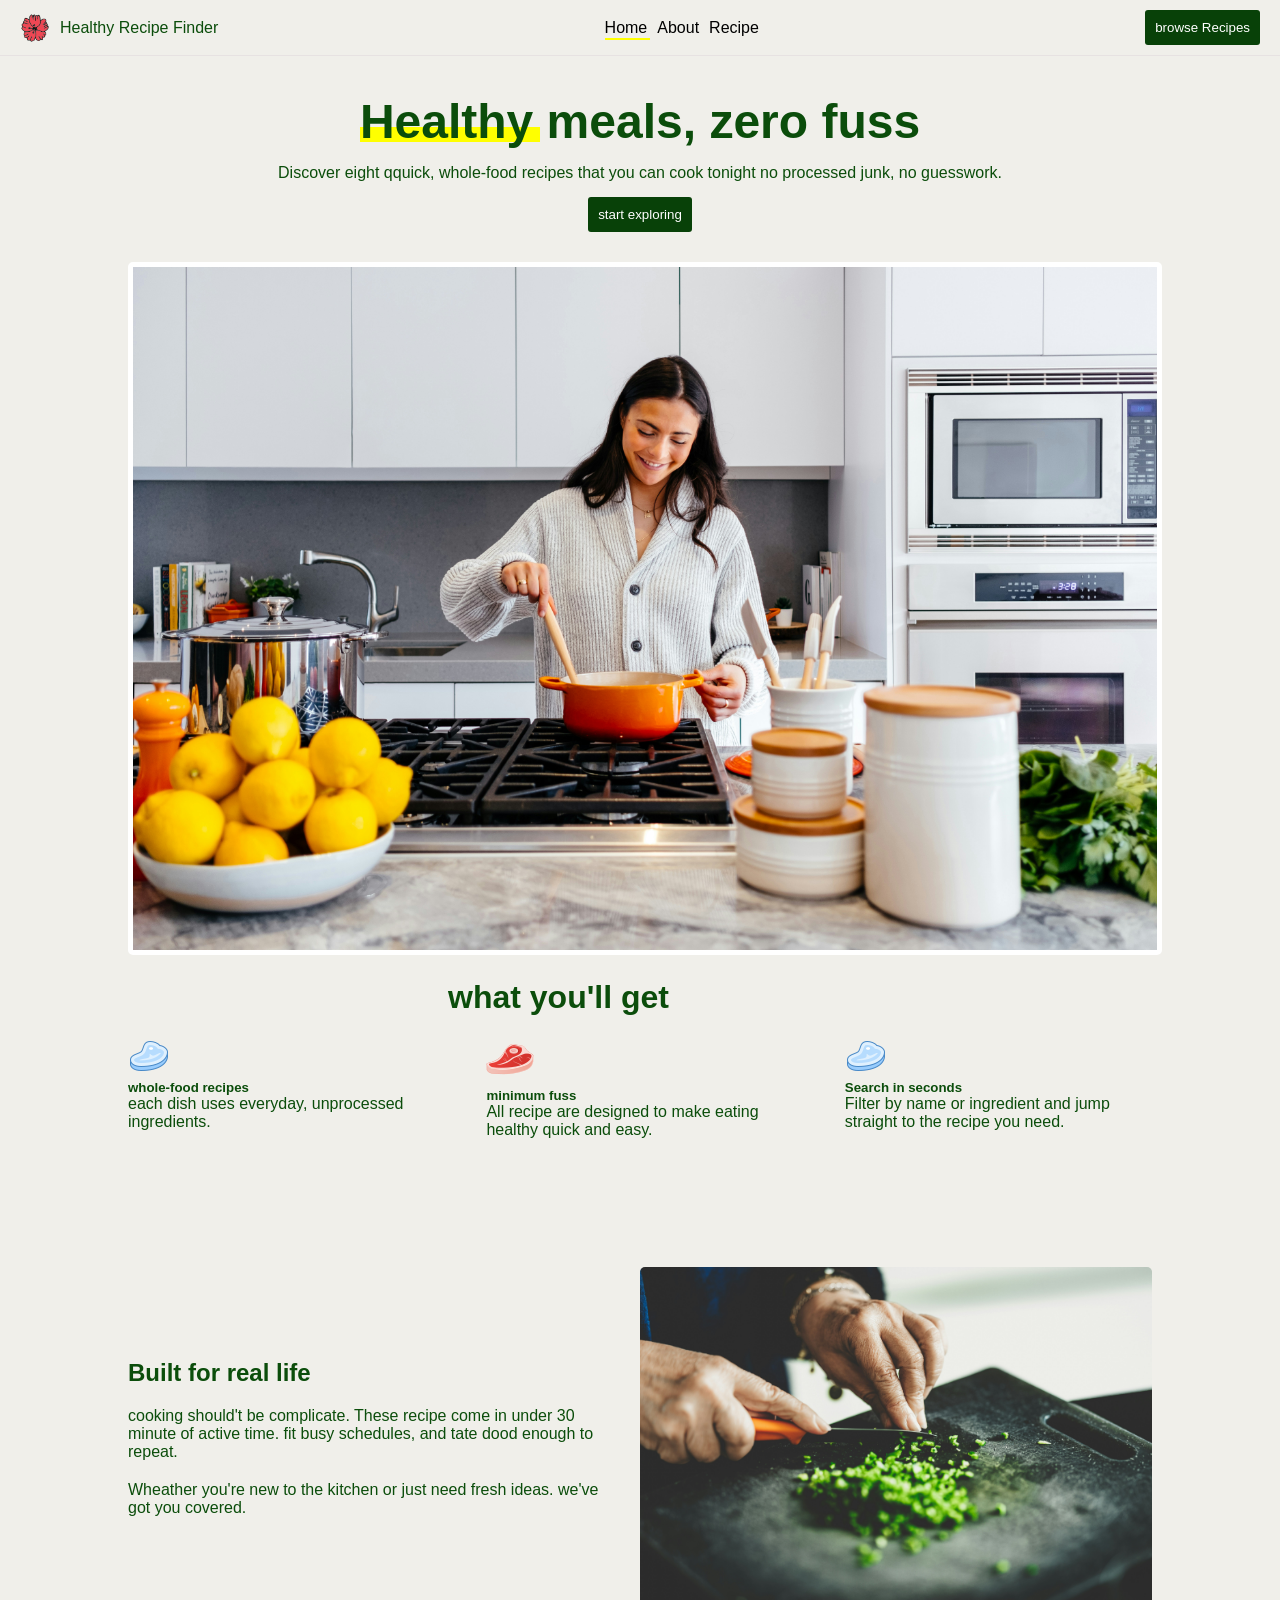
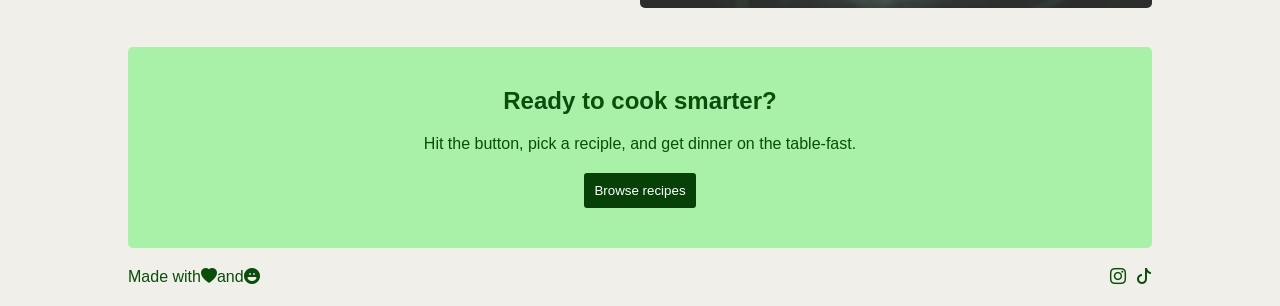
<file: index.html>
<!DOCTYPE html>
<html lang="en">
<head>
    <meta charset="UTF-8">
    <meta name="viewport" content="width=device-width, initial-scale=1.0">
    <link rel="stylesheet" href="https://cdn.jsdelivr.net/npm/bootstrap-icons@1.13.1/font/bootstrap-icons.min.css">
    <link rel="stylesheet" href="recipe.css">
    <title>Document</title>
</head>
<body>
    <header>
        <div class="flower">
            <img src="icons8-flower-48.png" alt="">
            <p>Healthy Recipe Finder</p>
        </div>
        <div class="links">
            <a href="home-recipe.html"><span></span>Home</a>
            <a href="">About</a>
            <a href="recipe.html">Recipe</a>
        </div>
        <button>browse Recipes</button>
    </header>
    <section class="home-section">
        <div class="healthy">
            <h1><span></span>Healthy meals, zero fuss</h1>
            <p>Discover eight qquick, whole-food recipes that you can cook tonight no processed junk, no guesswork.</p>
            <button>start exploring</button>
        </div>
        <img class="girl" src="jason-briscoe-7MAjXGUmaPw-unsplash.jpg" alt="">
        <h4 class="what">what you'll get</h4>
        <div class="meats">
            <div class="meat">
                <img src="icons8-meat-40.png" alt="">
                <h5>whole-food recipes</h5>
                <p>each dish uses everyday, unprocessed ingredients.</p>
            </div>
            <div class="meat">
                <img src="icons8-meat-48 (1).png" alt="">
                <h5>minimum fuss</h5>
                <p>All recipe are designed to make eating healthy quick and easy.</p>
            </div>
            <div class="meat">
                <img src="icons8-meat-40.png" alt="">
                <h5>Search in seconds</h5>
                <p>Filter by name or ingredient and jump straight to the recipe you need.</p>
            </div>
        </div>
        

    </section>
    <section>
        <div class="built">
            <div class="builts">
                <h4>Built for real life</h4>
                <p>cooking should't be complicate. These recipe come in under 30 minute of active time. fit busy schedules, and tate dood enough to repeat.</p>
                <p>Wheather you're new to the kitchen or just need fresh ideas. we've got you covered.</p>
            </div>
            <img src="peyman-shojaei-WzrojlIzgyQ-unsplash.jpg" alt="">
        </div>
        <div class="last">
            <h4>Ready to cook smarter?</h4>
            <p>Hit the button, pick a reciple, and get dinner on the table-fast.</p>
            <button>Browse recipes</button>
        </div>
    </section>
    <footer>
        <div>
            <p>Made with<i class="bi bi-heart-fill"></i>and<i class="bi bi-emoji-laughing-fill"></i></p>
        </div>
        <div class="ig">
            <i class="bi bi-instagram"></i>
            <i class="bi bi-tiktok"></i>
        </div>
        
    </footer>
</body>
</html>
</file>
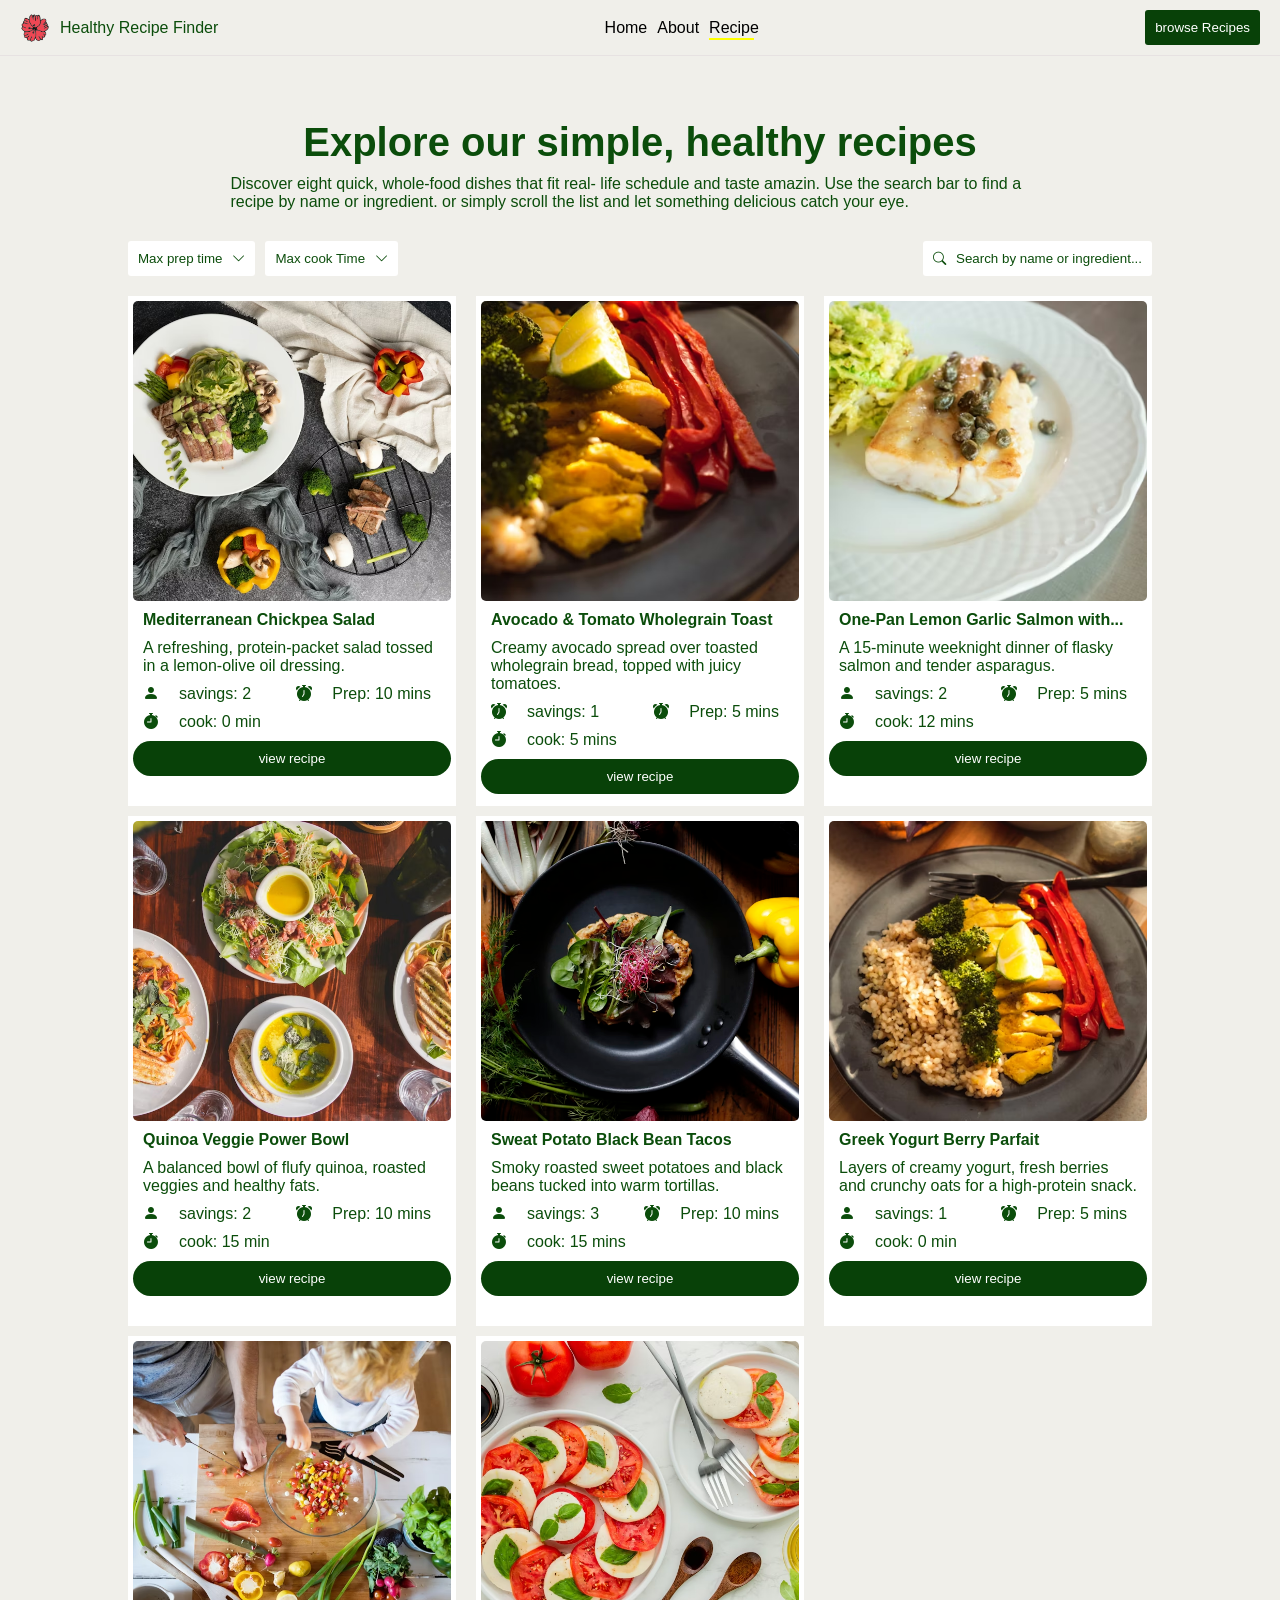
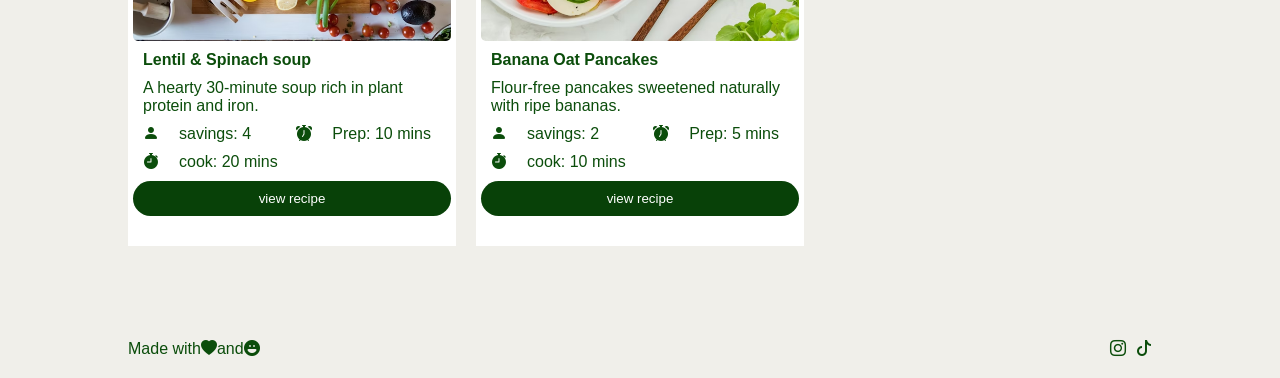
<file: recipe.html>
<!DOCTYPE html>
<html lang="en">

<head>
    <meta charset="UTF-8">
    <meta name="viewport" content="width=device-width, initial-scale=1.0">
    <link rel="stylesheet" href="https://cdn.jsdelivr.net/npm/bootstrap-icons@1.13.1/font/bootstrap-icons.min.css">
    <link rel="stylesheet" href="recipe.css">
    <title>Document</title>
</head>

<body>
    <header>
        <div class="flower">
            <img src="icons8-flower-48.png" alt="">
            <p>Healthy Recipe Finder</p>
        </div>
        <div class="links">
            <a href="home-recipe.html">Home</a>
            <a href="">About</a>
            <a href="recipe.html"><span></span>Recipe</a>
        </div>
        <button>browse Recipes</button>
    </header>
    <section class="recipe-section">
        <div class="explore">
            <h3>Explore our simple, healthy recipes</h3>
            <p>Discover eight quick, whole-food dishes that fit real- life schedule and taste amazin. Use the search bar
                to find a recipe by name or ingredient. or simply scroll the list and let something delicious catch your
                eye.</p>
        </div>
        <div class="btnall">
            <div class="btnd">
                <button class="innerbtn">
                    <p>Max prep time </p>
                    <i class="bi bi-chevron-down"></i>
                </button>
                <button class="innerbtn">
                    <p>Max cook Time</p>
                    <i class="bi bi-chevron-down"></i>
                </button>
            </div>
            <button class="innerbtn">
                <i class="bi bi-search"></i>
                <p>Search by name or ingredient...</p>
            </button>
        </div>
        <nav>
            <div class="food">
                <div class="imagediv">
                    <img src="recipe image 1.avif" alt="">
                </div>
                <h4>Mediterranean Chickpea Salad</h4>
                <p>A refreshing, protein-packet salad tossed in a lemon-olive oil dressing.</p>
                <div class="icons">
                    <div class="icon1">
                        <i class="bi bi-person-fill"></i>
                        <p>savings: 2</p>
                    </div>
                    <div class="icon1">
                        <i class="bi bi-alarm-fill"></i>
                        <p>Prep: 10 mins</p>
                    </div>
                </div>
                <div class="icon">
                    <i class="bi bi-stopwatch-fill"></i>
                    <p>cook: 0 min</p>
                </div>
                <button>view recipe</button>
            </div>
            <div class="food">
                <div class="imagediv">

                    <img src="recipe image 3.avif" alt="">
                </div>
                <h4>Avocado & Tomato Wholegrain Toast</h4>
                <p>Creamy avocado spread over toasted wholegrain bread, topped with juicy tomatoes.</p>
                <div class="icons">
                    <div class="icon1">
                        <i class="bi bi-alarm-fill"></i>
                        <p>savings: 1</p>
                    </div>
                    <div class="icon1">
                        <i class="bi bi-alarm-fill"></i>
                        <p>Prep: 5 mins</p>
                    </div>
                </div>
                <div class="icon">
                    <i class="bi bi-stopwatch-fill"></i>
                    <p>cook: 5 mins</p>
                </div>
                <button>view recipe</button>
            </div>
            <div class="food">
                <div class="imagediv">

                    <img src="recipe image 4.avif" alt="">
                </div>
                <h4>One-Pan Lemon Garlic Salmon with...</h4>
                <p>A 15-minute weeknight dinner of flasky salmon and tender asparagus.</p>
                <div class="icons">
                    <div class="icon1">
                        <i class="bi bi-person-fill"></i>
                        <p>savings: 2</p>
                    </div>
                    <div class="icon1">
                        <i class="bi bi-alarm-fill"></i>
                        <p>Prep: 5 mins</p>
                    </div>
                </div>
                <div class="icon">
                    <i class="bi bi-stopwatch-fill"></i>
                    <p>cook: 12 mins</p>
                </div>
                <button>view recipe</button>
            </div>
            <div class="food">
                <div class="imagediv">

                    <img src="recipe image.avif" alt="">
                </div>
                <h4>Quinoa Veggie Power Bowl</h4>
                <p>A balanced bowl of flufy quinoa, roasted veggies and healthy fats.</p>
                <div class="icons">
                    <div class="icon1">
                        <i class="bi bi-person-fill"></i>
                        <p>savings: 2</p>
                    </div>
                    <div class="icon1">
                        <i class="bi bi-alarm-fill"></i>
                        <p>Prep: 10 mins</p>
                    </div>
                </div>
                <div class="icon">
                    <i class="bi bi-stopwatch-fill"></i>
                    <p>cook: 15 min</p>
                </div>
                <button>view recipe</button>
            </div>
            <div class="food">
                <div class="imagediv">

                    <img src="recipe image2.avif" alt="">
                </div>
                <h4>Sweat Potato Black Bean Tacos</h4>
                <p>Smoky roasted sweet potatoes and black beans tucked into warm tortillas.</p>
                <div class="icons">
                    <div class="icon1">
                        <i class="bi bi-person-fill"></i>
                        <p>savings: 3</p>
                    </div>
                    <div class="icon1">
                        <i class="bi bi-alarm-fill"></i>
                        <p>Prep: 10 mins</p>
                    </div>
                </div>
                <div class="icon">
                    <i class="bi bi-stopwatch-fill"></i>
                    <p>cook: 15 mins</p>
                </div>
                <button>view recipe</button>
            </div>
            <div class="food">
                <div class="imagediv">

                    <img src="recipe image5.avif" alt="">
                </div>
                <h4>Greek Yogurt Berry Parfait</h4>
                <p>Layers of creamy yogurt, fresh berries and crunchy oats for a high-protein snack.</p>
                <div class="icons">
                    <div class="icon1">
                        <i class="bi bi-person-fill"></i>
                        <p>savings: 1</p>
                    </div>
                    <div class="icon1">
                        <i class="bi bi-alarm-fill"></i>
                        <p>Prep: 5 mins</p>
                    </div>
                </div>
                <div class="icon">
                    <i class="bi bi-stopwatch-fill"></i>
                    <p>cook: 0 min</p>
                </div>
                <button>view recipe</button>
            </div>
            <div class="food">
                <div class="imagediv">

                    <img src="recipe image6.avif" alt="">
                </div>
                <h4>Lentil & Spinach soup</h4>
                <p>A hearty 30-minute soup rich in plant protein and iron.</p>
                <div class="icons">
                    <div class="icon1">
                        <i class="bi bi-person-fill"></i>
                        <p>savings: 4</p>
                    </div>
                    <div class="icon1">
                        <i class="bi bi-alarm-fill"></i>
                        <p>Prep: 10 mins</p>
                    </div>
                </div>
                <div class="icon">
                    <i class="bi bi-stopwatch-fill"></i>
                    <p>cook: 20 mins</p>
                </div>
                <button>view recipe</button>
            </div>
            <div class="food">
                <div class="imagediv">

                    <img src="food recipe image.avif" alt="">
                </div>
                <h4>Banana Oat Pancakes</h4>
                <p>Flour-free pancakes sweetened naturally with ripe bananas.</p>
                <div class="icons">
                    <div class="icon1">
                        <i class="bi bi-person-fill"></i>
                        <p>savings: 2</p>
                    </div>
                    <div class="icon1">
                        <i class="bi bi-alarm-fill"></i>
                        <p>Prep: 5 mins</p>
                    </div>
                </div>
                <div class="icon">
                    <i class="bi bi-stopwatch-fill"></i>
                    <p>cook: 10 mins</p>
                </div>
                <button>view recipe</button>
            </div>
        </nav>
    </section>
    <footer>
        <div>
            <p>Made with<i class="bi bi-heart-fill"></i>and<i class="bi bi-emoji-laughing-fill"></i>
        </div>
        <div class="ig">
            <i class="bi bi-instagram"></i>
            <i class="bi bi-tiktok"></i>
        </div>

    </footer>
</body>

</html>
</file>
<file: recipe.css>
*{
    margin: 0%;
    padding: 0px;
    color: rgb(11, 77, 11);
    font-family: 'Segoe UI', Tahoma, Geneva, Verdana, sans-serif;
}
body{
    background-color: rgb(240, 239, 234);
}
header{
    display: flex;
    align-items: center;
    justify-content: space-between;
    padding: 10px 20px;
    border-bottom: 1px solid rgb(231, 226, 226);
}
.flower img{
    width: 30px;
}
.flower{
    display: flex;
    align-items: center;
    gap: 10px;
}
.links{
    display: flex;
    gap: 10px;
}
.links a{
    text-decoration: none;
    color: black;
    position: relative;
}
button{
    padding: 10px;
    color: white;
    background-color: rgb(8, 65, 8);
    border-radius: 3px;
    border: none;
}
.links a span{
    position: absolute;
    background-color: yellow;
    width: 45px;
    height: 2px;
    bottom: -3px;
}
.home-section{
    width: 100%;
    margin: 3% auto;
}
.healthy{
    display: flex;
    flex-direction: column;
    align-items: center;
    width: 90%;
    margin: 0% auto;
    padding-bottom: 30px;
    gap: 15px;
    position: relative;
}
.healthy h1{
    font-size: 3rem;
    
}
.healthy span{
    position: absolute;
    background-color: yellow;
    width: 180px;
    height: 15px;
    bottom: 120px;
    z-index: -1;
}
.girl{
    width: 80%;
    margin: 0% 10%;
    border: 5px solid white;
    border-radius: 5px;
}
.what{
    font-size: 2rem;
    margin: 20px 35%;
}
.meats{
    display: flex;
    justify-content: space-between;
    margin: 0px 10%;
    padding-top: 0px;
}
.meat{
    width: 30%;
}
.built{
    display: flex;
    align-items: center;
    margin: 10% 10% 3%;
    gap: 30px;
}
.builts{
display: flex;
flex-direction: column;
gap: 20px;

}
.built img{
    width: 50%;
    border-radius: 5px;
}
.built h4{
    font-size: 1.5rem;
}
.last{
    margin: 0% 10%;
    background-color: rgb(169, 240, 169);
    display: flex;
    flex-direction: column;
    align-items: center;
    gap: 20px;
    padding: 40px;
    border-radius: 5px;
}
.last h4{
    font-size: 1.5rem;
}
footer{
    width: 80%;
    display: flex;
    align-items: center;
    justify-content: space-between;
    margin: 0% auto;
    padding: 20px 0px;
}
.ig{
    display: flex;
    gap: 10px;
}
.explore{
    display: flex;
    flex-direction: column;
    align-items: center;
    width: 80%;
    margin: 0% auto;
    gap: 10px;
    padding-bottom: 30px;
}
.recipe-section{
    width: 80%;
    margin: 5% auto;
}
.explore h3{
    font-size: 2.5rem;
}
.btnall{
    display: flex;
    justify-content: space-between;
}
.btnd{
    display: flex;
    gap: 10px;
}
.btnall button{
    background-color: white;
    display: flex;
    align-items: center;
    gap: 10px;
    margin-bottom: 20px;
}
.food .imagediv{
    width: 100%;
    height: 300px;
    overflow: hidden;
}
.food img{
    width: 100%;
    height: 100%;
    object-fit: cover;
    border-radius: 5px;
}
.food{
    background-color: white;
    display: flex;
    flex-direction: column;
    gap: 10px;
    width: fit-content;
    height: 500px;
    border: 5px solid white;
}
.food h4{
    padding: 0px 10px;
}
.food p{
    padding: 0px 10px;
}
.food button{
    border-radius: 50px;
}
nav{
    width: 100%;
    gap: 20px;
    display: grid;
    grid-template-rows: repeat(3, 1fr);
    grid-template-columns: repeat(3, 1fr);
    row-gap: 10px;
    padding-bottom: 10px;

}
.icons{
    display: flex;
    align-items: center;
    justify-content: space-between;
    padding: 0px 10px;
}
.icon1{
    display: flex;
    gap: 10px;
    align-items: center;
}
.icon{
    display: flex;
    gap: 10px;
    align-items: center;
    padding: 0px 10px;
}
</file>
